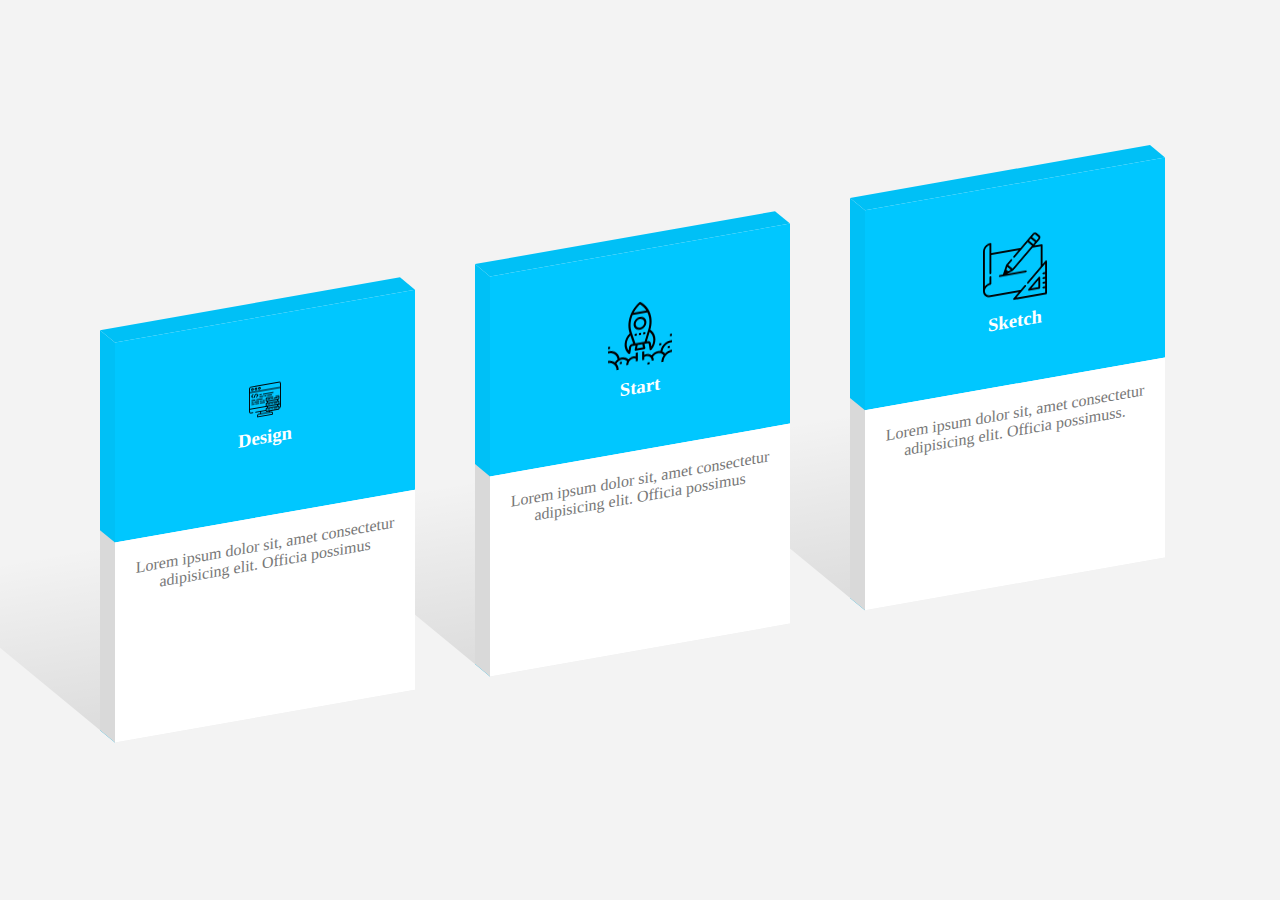
<file: Custom/index.html>
<!DOCTYPE html>
<html lang="en">
  <head>
    <link rel="stylesheet" type="text/css" href="./styles.css" />
    <title>Card</title>
  </head>
  <body>
   
      <div class="container">
        <div class="card">
          <div class="imgBx">
            <img src="./data.png" alt="No Image" />
            <h3>Design</h3>
          </div>
          <div class="content">
            <p>
              Lorem ipsum dolor sit, amet consectetur adipisicing elit. Officia
              possimus
            </p>
          </div>
        </div>
        <div class="card">
          <div class="imgBx">
            <img src="./startup.png" alt="No Image" />
            <h3>Start</h3>
          </div>
          <div class="content">
            <p>
              Lorem ipsum dolor sit, amet consectetur adipisicing elit. Officia
              possimus
            </p>
          </div>
        </div>
        <div class="card">
          <div class="imgBx">
            <img src="./sketch.png" alt="No Image" />
            <h3>Sketch</h3>
          </div>
          <div class="content">
            <p>
              Lorem ipsum dolor sit, amet consectetur adipisicing elit. Officia
              possimuss.
            </p>
          </div>
        </div>
      </div>
    </section>
  </body>
</html>
</file>
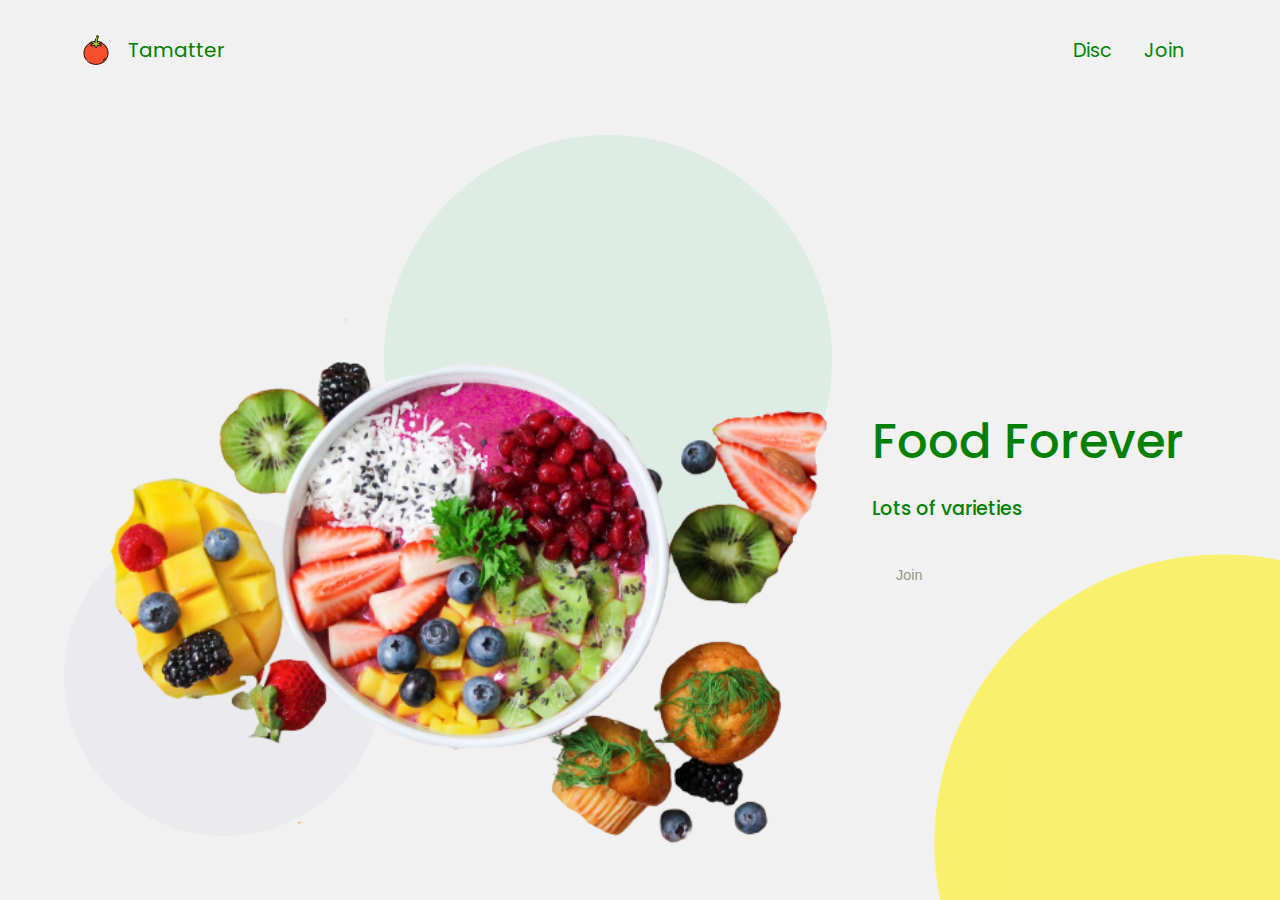
<file: landing/index.html>
<!DOCTYPE html>
<html lang="en">
  <head>
    <meta charset="UTF-8" />
    <meta name="viewport" content="width=device-width, initial-scale=1.0" />
    <link rel="stylesheet" type="text/css" href="./style.css" />
    <link rel="stylesheet" type="text/css" href="./index.css" />
    <title>Card</title>
  </head>
  <body class="container full-height-grow">
    <header class="main-header">
      <a href="/" class="brand-logo">
        <img src="./tomato.png" alt="" />
        <div class="brand-logo-name">
          Tamatter
        </div></a
      >
      <nav class="main-nav">
        <ul>
          <li>
            <a href="">Disc</a>
          </li>
          <li><a href="">Join</a></li>
        </ul>
      </nav>
    </header>
    <section class="home-main-section">
      <div class="img-wrapper">
        <div class="foo-image"></div>
        </div>
        <div class="call-to-action">
          <h1 class="title">Food Forever</h1>
          <span class="subtitle">
            Lots of varieties
          </span>
          <button class="btn btn-background-slide"> Join</button>
        </div>
      
    </section>
    <div class="home-page-circle-1"></div>
     <div class="home-page-circle-2"></div>
      <div class="home-page-circle-3"></div>
  </body>
</html>
</file>
<file: Custom/styles.css>
* {
  margin: 0 ;
  padding: 0 ;
  box-sizing: border-box ;
}

body {
  display: flex;
  justify-content: center;
  align-items: center;
  min-height: 100vh;
  background: #f3f3f3;
  overflow: hidden;
}

.container {
  position: relative;
  width: 1050px;
  display: flex;
  flex-wrap: wrap;
  justify-content: space-between;
  transform: skewY(-10deg);
}

.container .card {
  position: relative;
  width: 300px;
  height: 400px;
  background: #fff;
  transition: 0.5s;
}
.container .card:before {
  content: "";
  position: absolute;
  top: -15px;
  left: 0;
  width: 100%;
  height: 15px;
  background: #00c0f6;
  transform-origin: bottom;
  transform: skewX(45deg);
  transition: 0.5s;
}
.container .card:after {
  content: "";
  position: absolute;
  top: -15px;
  left: -15px;
  width: 15px;
  height: 50%;
  background: #00c0f6;
  transform-origin: left;
  transform: skewY(45deg);
  transition: 0.5s;
  border-bottom: 200px solid #d9d9d9;
}
.container .card:hover {
  transform: translateY(-40px);
}
.container .card .imgBx {
  position: relative;
  width: 300px;
  height: 200px;
  background: #00c7ff;
  display: flex;
  justify-content: center;
  align-items: center;
  flex-direction: column;
}
.container .card .imgBx img {
  max-width: 100px;
}
.container .card .imgBx h3 {
  position: relative;
  color: #fff;
  margin-top: 10px;
}
.container .card .content {
  position: relative;
  width: 100%;
  height: 200px;
  padding: 20px;
  background: #fff;
  color: #777;
  text-align: center;
}

.container .card .content:before {
  content: "";
  position: absolute;
  left: 0;
  bottom: 0;
  width: 100%;
  height: 400px;
  background: linear-gradient(transparent, transparent, rgba(0, 0, 0, 0.1));
  transform-origin: bottom;
  transform: skewX(45deg);
  transition: 0.5s;
  pointer-events: none;
  z-index: -1;
}
.container .card:hover .content:before {
  transform: translateY(40px) skewX(45deg);
  filter: blur(5px);
  opacity: 0.5;
}
.container .card:nth-child(1) {
  z-index: 3;
}
.container .card:nth-child(2) {
  z-index: 2;
}
.container .card:nth-child(3) {
  z-index: 1;
}
</file>
<file: landing/style.css>
@import url('https://fonts.googleapis.com/css?family=Poppins&display=swap');

*,
*::before,
*::after {
    box-sizing: border-box;
}

body {
    padding: 0;
    margin: 0;
    background-color: #f1f1f1;
    font-family: 'Poppins',
        sans-serif;
    font-size: 1.2rem;
    color: green;
    min-height: 100vh;
}

.full-height-grow {
    display: flex;
    flex-direction: column;

}

.brand-logo {
    display: flex;
    align-items: center;
    font-size: 1.25rem;
    color: inherit;
    text-decoration: none;
}

.brand-logo-name {
    margin-left: 1rem;
}

.main-nav ul {
    display: flex;
    margin: 0;
    padding: 0;
    list-style: none;

}

.main-nav a {
    color: inherit;
    text-decoration: none;
    padding: 1rem;
}

.main-nav a:hover {
    color: blue;
}

.main-header {
    display: flex;
    justify-content: space-between;
    align-items: center;
    height: 100px;
}

.container {
    max-width: 1200px;
    margin: 0 auto;
    padding: 0 40px;
}

.title {
    font-weight: 500;
    font-size: 3rem;
    margin-bottom: 1rem;
    margin-top: 0;
}

.subtitle {
    font-weight: 500;
    font-size: 1.2rem;
    margin-bottom: 2rem;
}

.btn {
    background-color: #f1f1f1;
    color: rgb(149, 151, 130);
    padding: .5em 1em;
    border: none;
    outline: none;
    position: relative;
    cursor: pointer;
       padding: .75rem 1.5rem;
       border-radius: .5rem;
       text-decoration: none;
       font-size: .9rem;
}

.btn.btn-background-slide::before {
    content: '';
    position: absolute;
    top: 0;
    left: 0;
    bottom: 0;
    right: 0;
    z-index: -1;

    background-color: green;
    transition: transform 300ms ease-in-out;
    padding:  .75rem 1.5rem;
    border-radius:  50%;
    text-decoration: none;
    font-size: .9rem;
    transform: scaleX(0);
    transform-origin:left ;
}

.btn.btn-background-slide:hover::before,
.btn.btn-background-slide:focus::before{
    transform: scaleX(1);
}
.btn.btn-background-slide{
    z-index: 1;
}
.btn.btn-background-slide:hover,
.btn.btn-background-slide:focus {
    color: #f1f1f1;
}
</file>
<file: landing/index.css>
.home-main-section{
    display: flex;
    align-items: stretch;
    justify-content: space-between;
    flex-grow: 1;
}
.home-main-section .img-wrapper{
        flex-grow: 1;
        flex-direction: column;
        display: flex;
        align-items: stretch;
        justify-content: flex-end;
         
}
.home-main-section .foo-image{
    background-image: url(./foo.png);
    flex-grow: 1;
    max-height: 70vh;
    min-width: 30vw;
    background-size: contain;
    background-repeat: no-repeat;
    background-position: bottom left ;
}
.home-main-section .call-to-action {
display: flex;
flex-direction: column;
align-items: flex-start;
margin: 1rem;
align-self: center;
}
@media (max-width: 900px){
    .home-main-section .img-wrapper {
        display: none;
    }
    .home-main-section {
        justify-content: center;

    }
}
.home-page-circle-1{
    position: absolute;
    width: 25vw;
    height: 25vw;
    border-radius: 50%;
    background-color: rgb(185, 173, 197,.1);
    bottom:  5vw;
    left: 5vw;
    z-index: -1;
}
.home-page-circle-2 {
    position: absolute;
    width: 35vw;
    height: 35vw;
    border-radius: 50%;
    background-color: rgba(53, 204, 141, 0.1);
    top: 15vh;
    left: 30vw;
    z-index: -1;
}
.home-page-circle-3 {
    position: absolute;
    overflow: hidden;
    width: 45vw;
    height: 45vw;
    bottom: 0;
    right: 0;
    z-index: -1;
}
.home-page-circle-3::before{
content: '';
transform: translate(40%,40%);
position: absolute;
height: 100%;
width: 100%;
border-radius: 50%;
background-color: rgba(255, 240, 24, 0.6);
}
</file>
